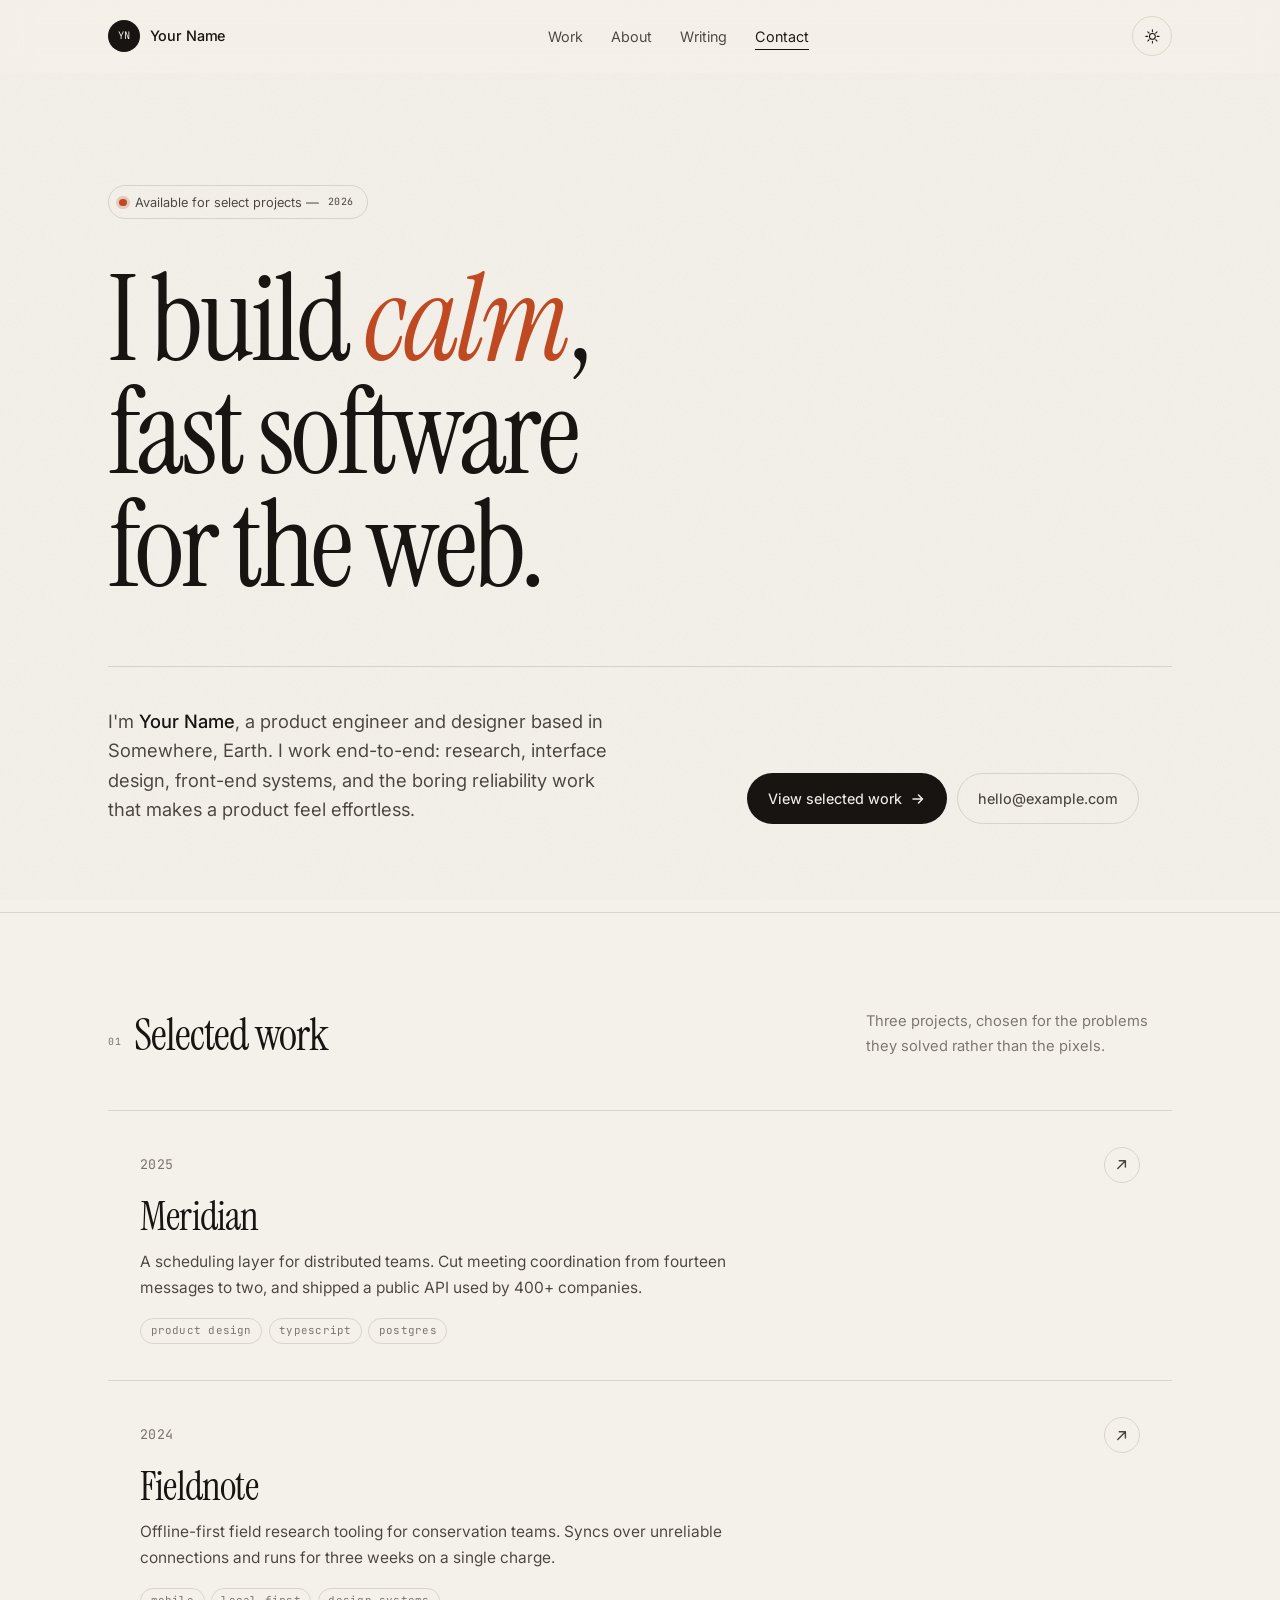
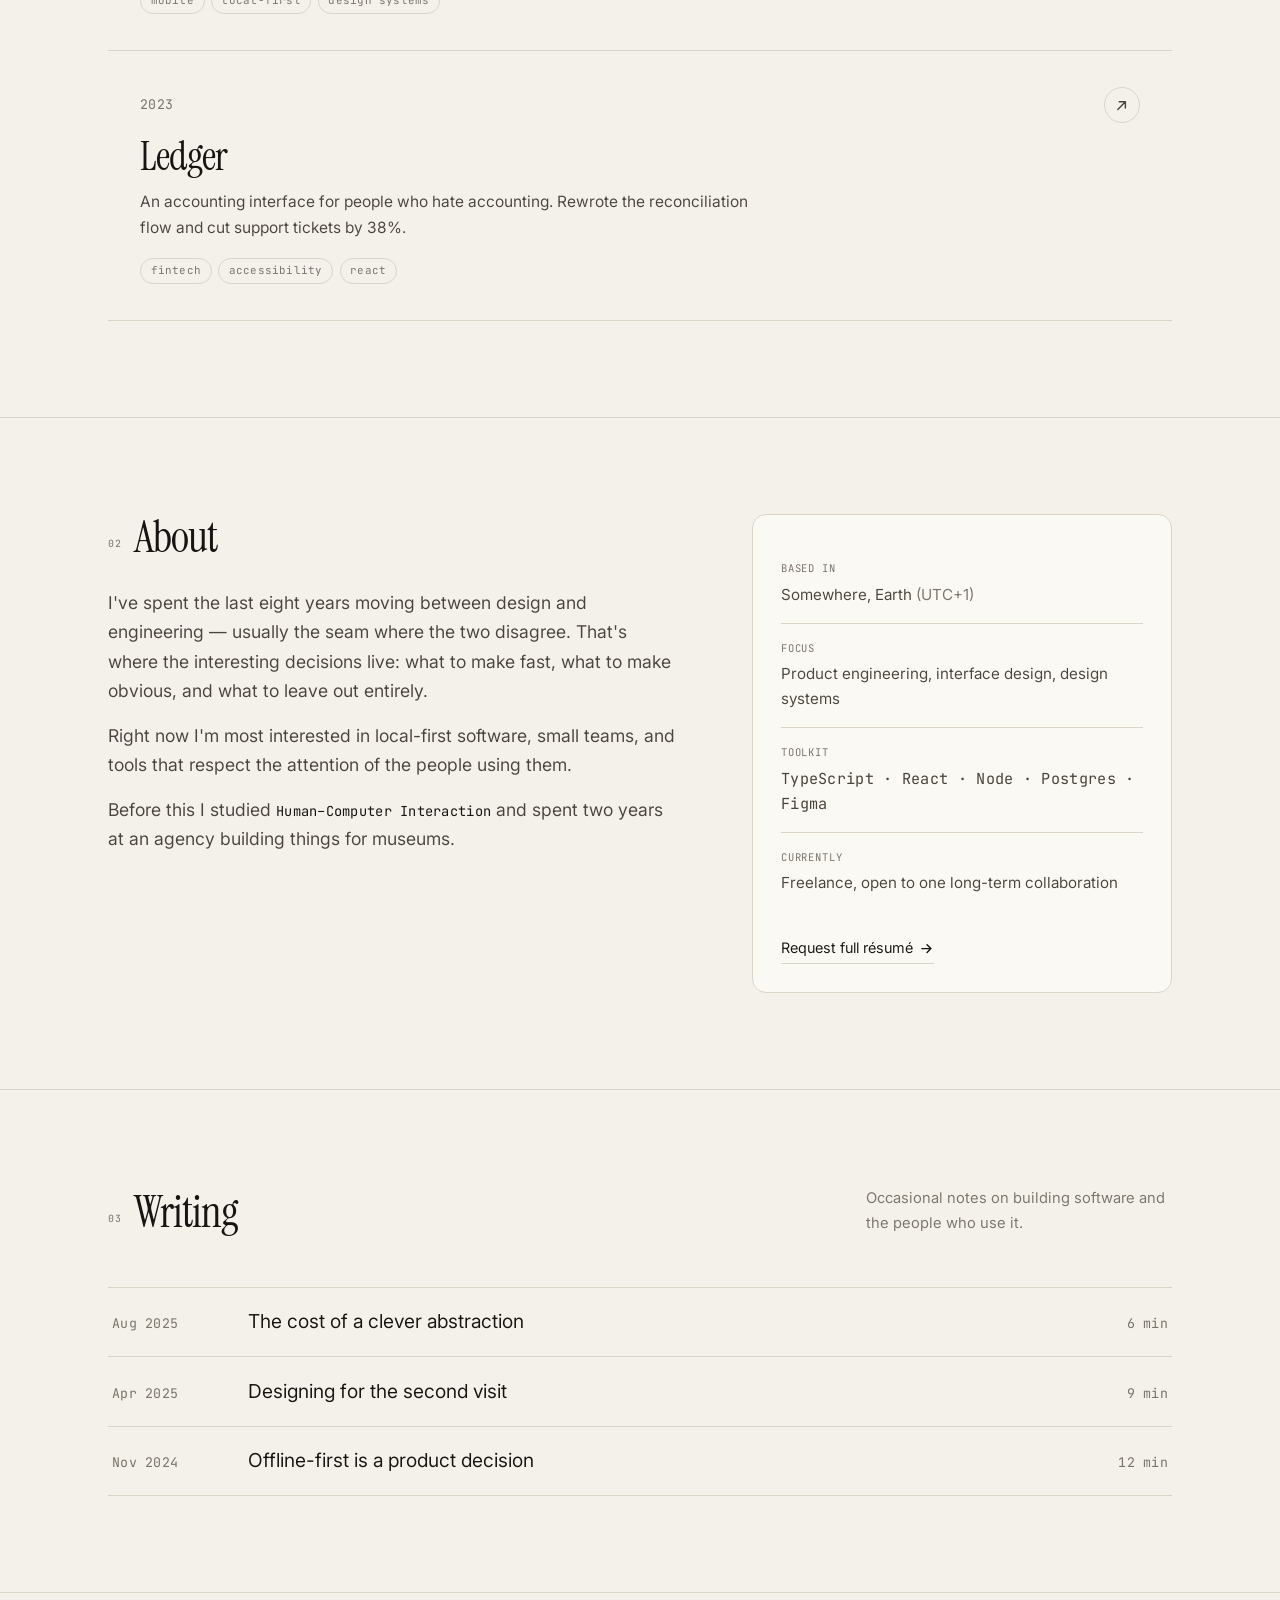
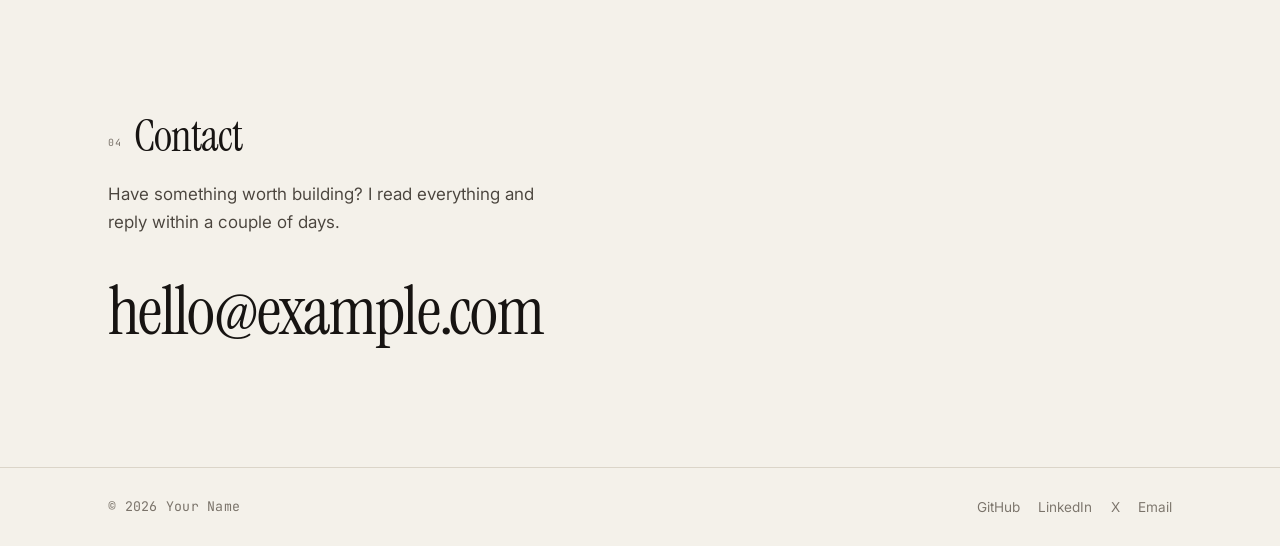
<file: index.html>
<!DOCTYPE html>
<html lang="en" data-theme="light">
<head>
  <meta charset="utf-8" />
  <meta name="viewport" content="width=device-width, initial-scale=1" />
  <title>Your Name — Product Engineer &amp; Designer</title>
  <meta name="description" content="Portfolio of Your Name, a product engineer and designer building fast, thoughtful software for the web." />
  <meta name="theme-color" content="#f4f1ea" />
  <meta name="color-scheme" content="light dark" />

  <meta property="og:type" content="website" />
  <meta property="og:title" content="Your Name — Product Engineer &amp; Designer" />
  <meta property="og:description" content="Portfolio of Your Name, a product engineer and designer building fast, thoughtful software for the web." />
  <meta property="og:image" content="./assets/og.svg" />
  <meta name="twitter:card" content="summary_large_image" />

  <link rel="icon" href="./assets/favicon.svg" type="image/svg+xml" />
  <link rel="preconnect" href="https://fonts.googleapis.com" />
  <link rel="preconnect" href="https://fonts.gstatic.com" crossorigin />
  <link href="https://fonts.googleapis.com/css2?family=Instrument+Serif:ital@0;1&family=Inter:wght@300..700&family=JetBrains+Mono:wght@400;500&display=swap" rel="stylesheet" />

  <link rel="stylesheet" href="./styles.css" />
  <script>
    // Set the theme before first paint to avoid a flash of the wrong palette.
    (function () {
      var stored = null;
      try { stored = localStorage.getItem("theme"); } catch (e) {}
      var prefersDark = window.matchMedia("(prefers-color-scheme: dark)").matches;
      document.documentElement.dataset.theme = stored || (prefersDark ? "dark" : "light");
    })();
  </script>
</head>
<body>
  <a class="skip-link" href="#main">Skip to content</a>

  <div class="grain" aria-hidden="true"></div>

  <header class="site-header">
    <div class="shell header-inner">
      <a class="brand" href="#top" aria-label="Your Name, back to top">
        <span class="brand-mark" aria-hidden="true">YN</span>
        <span class="brand-text">Your Name</span>
      </a>

      <nav class="nav" aria-label="Primary">
        <ul class="nav-list">
          <li><a href="#work">Work</a></li>
          <li><a href="#about">About</a></li>
          <li><a href="#writing">Writing</a></li>
          <li><a href="#contact">Contact</a></li>
        </ul>
      </nav>

      <div class="header-actions">
        <button class="icon-btn" id="theme-toggle" type="button" aria-label="Switch to dark theme" aria-pressed="false">
          <svg class="icon icon-sun" viewBox="0 0 24 24" aria-hidden="true" focusable="false">
            <circle cx="12" cy="12" r="4.2" />
            <path d="M12 2.6v2.6M12 18.8v2.6M2.6 12h2.6M18.8 12h2.6M5.4 5.4l1.9 1.9M16.7 16.7l1.9 1.9M18.6 5.4l-1.9 1.9M7.3 16.7l-1.9 1.9" />
          </svg>
          <svg class="icon icon-moon" viewBox="0 0 24 24" aria-hidden="true" focusable="false">
            <path d="M20.5 14.7A8.6 8.6 0 1 1 9.3 3.5a6.9 6.9 0 0 0 11.2 11.2Z" />
          </svg>
        </button>

        <button class="icon-btn menu-btn" id="menu-toggle" type="button" aria-label="Open menu" aria-expanded="false" aria-controls="mobile-menu">
          <span class="menu-lines" aria-hidden="true"><span></span><span></span></span>
        </button>
      </div>
    </div>

    <div class="mobile-menu" id="mobile-menu" hidden>
      <ul>
        <li><a href="#work">Work</a></li>
        <li><a href="#about">About</a></li>
        <li><a href="#writing">Writing</a></li>
        <li><a href="#contact">Contact</a></li>
      </ul>
    </div>
  </header>

  <main id="main">
    <!-- Hero -->
    <section class="hero" id="top">
      <div class="shell">
        <p class="eyebrow">
          <span class="dot" aria-hidden="true"></span>
          Available for select projects — <span class="mono">2026</span>
        </p>

        <h1 class="display">
          I build <em>calm</em>,<br />
          fast software<br />
          for the&nbsp;web.
        </h1>

        <div class="hero-foot">
          <p class="lede">
            I'm <strong>Your Name</strong>, a product engineer and designer based in
            <span class="nowrap">Somewhere, Earth</span>. I work end-to-end: research, interface
            design, front-end systems, and the boring reliability work that makes a product
            feel effortless.
          </p>

          <div class="hero-cta">
            <a class="btn btn-primary" href="#work">
              View selected work
              <svg viewBox="0 0 16 16" aria-hidden="true"><path d="M3 8h9M8.5 4l4 4-4 4" /></svg>
            </a>
            <a class="btn btn-ghost" href="mailto:hello@example.com">hello@example.com</a>
          </div>
        </div>
      </div>
    </section>

    <!-- Work -->
    <section class="section" id="work" aria-labelledby="work-title">
      <div class="shell">
        <div class="section-head">
          <h2 class="section-title" id="work-title"><span class="num">01</span> Selected work</h2>
          <p class="section-note">Three projects, chosen for the problems they solved rather than the pixels.</p>
        </div>

        <ul class="projects">
          <li class="project" data-reveal>
            <a class="project-link" href="#work">
              <div class="project-top">
                <span class="project-year mono">2025</span>
                <span class="project-arrow" aria-hidden="true">
                  <svg viewBox="0 0 16 16"><path d="M4 12 12 4M5.5 4H12v6.5" /></svg>
                </span>
              </div>
              <h3 class="project-title">Meridian</h3>
              <p class="project-desc">
                A scheduling layer for distributed teams. Cut meeting coordination from
                fourteen messages to two, and shipped a public API used by 400+ companies.
              </p>
              <ul class="tags">
                <li>Product design</li>
                <li>TypeScript</li>
                <li>Postgres</li>
              </ul>
            </a>
          </li>

          <li class="project" data-reveal>
            <a class="project-link" href="#work">
              <div class="project-top">
                <span class="project-year mono">2024</span>
                <span class="project-arrow" aria-hidden="true">
                  <svg viewBox="0 0 16 16"><path d="M4 12 12 4M5.5 4H12v6.5" /></svg>
                </span>
              </div>
              <h3 class="project-title">Fieldnote</h3>
              <p class="project-desc">
                Offline-first field research tooling for conservation teams. Syncs over
                unreliable connections and runs for three weeks on a single charge.
              </p>
              <ul class="tags">
                <li>Mobile</li>
                <li>Local-first</li>
                <li>Design systems</li>
              </ul>
            </a>
          </li>

          <li class="project" data-reveal>
            <a class="project-link" href="#work">
              <div class="project-top">
                <span class="project-year mono">2023</span>
                <span class="project-arrow" aria-hidden="true">
                  <svg viewBox="0 0 16 16"><path d="M4 12 12 4M5.5 4H12v6.5" /></svg>
                </span>
              </div>
              <h3 class="project-title">Ledger</h3>
              <p class="project-desc">
                An accounting interface for people who hate accounting. Rewrote the
                reconciliation flow and cut support tickets by 38%.
              </p>
              <ul class="tags">
                <li>Fintech</li>
                <li>Accessibility</li>
                <li>React</li>
              </ul>
            </a>
          </li>
        </ul>
      </div>
    </section>

    <!-- About -->
    <section class="section" id="about" aria-labelledby="about-title">
      <div class="shell about-grid">
        <div>
          <h2 class="section-title" id="about-title"><span class="num">02</span> About</h2>

          <div class="prose">
            <p>
              I've spent the last eight years moving between design and engineering — usually
              the seam where the two disagree. That's where the interesting decisions live:
              what to make fast, what to make obvious, and what to leave out entirely.
            </p>
            <p>
              Right now I'm most interested in local-first software, small teams, and tools
              that respect the attention of the people using them.
            </p>
            <p>
              Before this I studied <span class="mono">Human–Computer Interaction</span> and
              spent two years at an agency building things for museums.
            </p>
          </div>
        </div>

        <aside class="facts" aria-label="Quick facts">
          <dl>
            <div class="fact">
              <dt>Based in</dt>
              <dd>Somewhere, Earth <span class="muted">(UTC+1)</span></dd>
            </div>
            <div class="fact">
              <dt>Focus</dt>
              <dd>Product engineering, interface design, design systems</dd>
            </div>
            <div class="fact">
              <dt>Toolkit</dt>
              <dd class="mono">TypeScript · React · Node · Postgres · Figma</dd>
            </div>
            <div class="fact">
              <dt>Currently</dt>
              <dd>Freelance, open to one long-term collaboration</dd>
            </div>
          </dl>

          <a class="link-arrow" href="mailto:hello@example.com?subject=R%C3%A9sum%C3%A9%20request">
            Request full résumé
            <svg viewBox="0 0 16 16" aria-hidden="true"><path d="M3 8h9M8.5 4l4 4-4 4" /></svg>
          </a>
        </aside>
      </div>
    </section>

    <!-- Writing -->
    <section class="section" id="writing" aria-labelledby="writing-title">
      <div class="shell">
        <div class="section-head">
          <h2 class="section-title" id="writing-title"><span class="num">03</span> Writing</h2>
          <p class="section-note">Occasional notes on building software and the people who use it.</p>
        </div>

        <ul class="notes">
          <li data-reveal>
            <a href="#writing">
              <span class="mono note-date">Aug 2025</span>
              <span class="note-title">The cost of a clever abstraction</span>
              <span class="mono note-mins">6 min</span>
            </a>
          </li>
          <li data-reveal>
            <a href="#writing">
              <span class="mono note-date">Apr 2025</span>
              <span class="note-title">Designing for the second visit</span>
              <span class="mono note-mins">9 min</span>
            </a>
          </li>
          <li data-reveal>
            <a href="#writing">
              <span class="mono note-date">Nov 2024</span>
              <span class="note-title">Offline-first is a product decision</span>
              <span class="mono note-mins">12 min</span>
            </a>
          </li>
        </ul>
      </div>
    </section>

    <!-- Contact -->
    <section class="section contact" id="contact" aria-labelledby="contact-title">
      <div class="shell">
        <h2 class="section-title" id="contact-title"><span class="num">04</span> Contact</h2>
        <p class="contact-lede">
          Have something worth building? I read everything and reply within a couple of days.
        </p>
        <a class="mega-link" href="mailto:hello@example.com">hello@example.com</a>
      </div>
    </section>
  </main>

  <footer class="site-footer">
    <div class="shell footer-inner">
      <p class="mono">© <span id="year">2026</span> Your Name</p>
      <ul class="socials">
        <li><a href="https://github.com/" rel="me">GitHub</a></li>
        <li><a href="https://www.linkedin.com/" rel="me">LinkedIn</a></li>
        <li><a href="https://x.com/" rel="me">X</a></li>
        <li><a href="mailto:hello@example.com">Email</a></li>
      </ul>
    </div>
  </footer>

  <script src="./script.js" defer></script>
</body>
</html>
</file>
<file: styles.css>
/* ==========================================================================
   Your Name — portfolio
   Single stylesheet. Custom properties drive the light/dark palettes.
   ========================================================================== */

:root {
  --paper: #f4f1ea;
  --paper-raised: #fbf9f4;
  --ink: #171412;
  --ink-soft: #4a443d;
  --ink-muted: #7a736a;
  --line: #dbd5c9;
  --accent: #c14a22;
  --accent-ink: #fff8f4;

  --font-display: "Instrument Serif", "Iowan Old Style", Georgia, serif;
  --font-sans: "Inter", ui-sans-serif, system-ui, -apple-system, "Segoe UI", sans-serif;
  --font-mono: "JetBrains Mono", ui-monospace, SFMono-Regular, Menlo, monospace;

  --shell: 1160px;
  --gutter: clamp(1.25rem, 4vw, 3rem);
  --radius: 14px;
  --ease: cubic-bezier(0.22, 1, 0.36, 1);
}

[data-theme="dark"] {
  --paper: #121110;
  --paper-raised: #1a1817;
  --ink: #f2ede3;
  --ink-soft: #c9c2b6;
  --ink-muted: #8d867b;
  --line: #302c28;
  --accent: #ff7a45;
  --accent-ink: #1a0d06;
}

/* --------------------------------------------------------------- reset */

*,
*::before,
*::after { box-sizing: border-box; }

html {
  -webkit-text-size-adjust: 100%;
  scroll-behavior: smooth;
  scroll-padding-top: 6rem;
}

body {
  margin: 0;
  background: var(--paper);
  color: var(--ink);
  font-family: var(--font-sans);
  font-size: clamp(1rem, 0.97rem + 0.15vw, 1.0625rem);
  line-height: 1.65;
  font-weight: 380;
  -webkit-font-smoothing: antialiased;
  text-rendering: optimizeLegibility;
  overflow-x: hidden;
}

/* Colour changes should feel like a dimmer, not a cut. */
body,
.site-header,
.project,
.icon-btn,
.btn { transition: background-color 0.4s var(--ease), color 0.4s var(--ease), border-color 0.4s var(--ease); }

img, svg { display: block; max-width: 100%; }

a { color: inherit; text-decoration: none; }

ul { margin: 0; padding: 0; list-style: none; }

button { font: inherit; color: inherit; }

h1, h2, h3 { margin: 0; font-weight: 400; letter-spacing: -0.02em; }

p { margin: 0; }

::selection { background: var(--accent); color: var(--accent-ink); }

:focus-visible {
  outline: 2px solid var(--accent);
  outline-offset: 3px;
  border-radius: 4px;
}

/* ------------------------------------------------------------ helpers */

.shell {
  width: 100%;
  max-width: var(--shell);
  margin-inline: auto;
  padding-inline: var(--gutter);
}

.mono {
  font-family: var(--font-mono);
  font-size: 0.78em;
  letter-spacing: 0.02em;
  font-weight: 400;
}

.muted { color: var(--ink-muted); }

.nowrap { white-space: nowrap; }

.skip-link {
  position: absolute;
  left: 1rem;
  top: -100%;
  z-index: 100;
  padding: 0.6rem 1rem;
  background: var(--ink);
  color: var(--paper);
  border-radius: 999px;
}
.skip-link:focus { top: 1rem; }

/* Film-grain overlay: keeps the flat colours from looking like a template. */
.grain {
  position: fixed;
  inset: 0;
  z-index: 1;
  pointer-events: none;
  opacity: 0.32;
  mix-blend-mode: multiply;
  background-image: url("data:image/svg+xml,%3Csvg xmlns='http://www.w3.org/2000/svg' width='180' height='180'%3E%3Cfilter id='n'%3E%3CfeTurbulence type='fractalNoise' baseFrequency='0.85' numOctaves='3' stitchTiles='stitch'/%3E%3CfeColorMatrix type='saturate' values='0'/%3E%3C/filter%3E%3Crect width='180' height='180' filter='url(%23n)' opacity='0.22'/%3E%3C/svg%3E");
}
[data-theme="dark"] .grain { mix-blend-mode: screen; opacity: 0.18; }

/* ------------------------------------------------------------- header */

.site-header {
  position: sticky;
  top: 0;
  z-index: 20;
  background: color-mix(in oklab, var(--paper) 82%, transparent);
  backdrop-filter: blur(14px) saturate(1.4);
  border-bottom: 1px solid transparent;
}
.site-header.is-scrolled { border-bottom-color: var(--line); }

.header-inner {
  display: flex;
  align-items: center;
  justify-content: space-between;
  gap: 1rem;
  min-height: 4.5rem;
}

.brand {
  display: inline-flex;
  align-items: center;
  gap: 0.6rem;
  font-size: 0.9rem;
  letter-spacing: -0.01em;
}

.brand-mark {
  display: grid;
  place-items: center;
  width: 2rem;
  height: 2rem;
  border-radius: 50%;
  background: var(--ink);
  color: var(--paper);
  font-family: var(--font-mono);
  font-size: 0.65rem;
  letter-spacing: 0.04em;
}

.brand-text { font-weight: 500; }

.nav-list {
  display: flex;
  gap: clamp(1rem, 2.2vw, 1.9rem);
  font-size: 0.9rem;
}

.nav-list a {
  position: relative;
  color: var(--ink-soft);
  padding-block: 0.35rem;
}
.nav-list a::after {
  content: "";
  position: absolute;
  left: 0;
  right: 0;
  bottom: 0;
  height: 1px;
  background: currentColor;
  transform: scaleX(0);
  transform-origin: left;
  transition: transform 0.35s var(--ease);
}
.nav-list a:hover,
.nav-list a[aria-current="true"] { color: var(--ink); }
.nav-list a:hover::after,
.nav-list a[aria-current="true"]::after { transform: scaleX(1); }

.header-actions { display: flex; align-items: center; gap: 0.4rem; }

.icon-btn {
  display: grid;
  place-items: center;
  width: 2.5rem;
  height: 2.5rem;
  border: 1px solid var(--line);
  border-radius: 999px;
  background: transparent;
  cursor: pointer;
}
.icon-btn:hover { background: var(--paper-raised); border-color: var(--ink-muted); }

.icon {
  width: 1.05rem;
  height: 1.05rem;
  fill: none;
  stroke: currentColor;
  stroke-width: 1.5;
  stroke-linecap: round;
  stroke-linejoin: round;
}

[data-theme="light"] .icon-moon { display: none; }
[data-theme="dark"] .icon-sun { display: none; }

.menu-btn { display: none; }
.menu-lines { display: grid; gap: 5px; width: 1.05rem; }
.menu-lines span { height: 1.5px; background: currentColor; border-radius: 2px; transition: transform 0.3s var(--ease), opacity 0.3s var(--ease); }
.menu-btn[aria-expanded="true"] .menu-lines span:first-child { transform: translateY(3.25px) rotate(45deg); }
.menu-btn[aria-expanded="true"] .menu-lines span:last-child { transform: translateY(-3.25px) rotate(-45deg); }

.mobile-menu {
  border-top: 1px solid var(--line);
  background: var(--paper);
  padding: 0.5rem var(--gutter) 1.25rem;
}
.mobile-menu ul { display: grid; gap: 0.15rem; }
.mobile-menu a {
  display: block;
  padding: 0.7rem 0;
  font-size: 1.15rem;
  border-bottom: 1px solid var(--line);
}

/* --------------------------------------------------------------- hero */

.hero { padding-block: clamp(3.5rem, 9vw, 7rem) clamp(3rem, 7vw, 5.5rem); }

.eyebrow {
  display: inline-flex;
  align-items: center;
  gap: 0.55rem;
  font-size: 0.8rem;
  color: var(--ink-soft);
  border: 1px solid var(--line);
  border-radius: 999px;
  padding: 0.35rem 0.85rem 0.35rem 0.65rem;
  margin-bottom: clamp(1.75rem, 4vw, 2.75rem);
}

.dot {
  width: 0.45rem;
  height: 0.45rem;
  border-radius: 50%;
  background: var(--accent);
  box-shadow: 0 0 0 3px color-mix(in oklab, var(--accent) 22%, transparent);
  animation: pulse 2.6s ease-in-out infinite;
}
@keyframes pulse {
  50% { box-shadow: 0 0 0 6px color-mix(in oklab, var(--accent) 6%, transparent); }
}

.display {
  font-family: var(--font-display);
  font-size: clamp(3rem, 10vw, 7.5rem);
  line-height: 0.94;
  letter-spacing: -0.03em;
  text-wrap: balance;
  max-width: 16ch;
}
.display em {
  font-style: italic;
  color: var(--accent);
}

.hero-foot {
  display: grid;
  grid-template-columns: minmax(0, 1.15fr) minmax(0, 0.85fr);
  gap: clamp(2rem, 5vw, 4.5rem);
  align-items: end;
  margin-top: clamp(2.5rem, 6vw, 4rem);
  padding-top: clamp(1.75rem, 4vw, 2.5rem);
  border-top: 1px solid var(--line);
}

.lede {
  max-width: 46ch;
  color: var(--ink-soft);
  font-size: clamp(1rem, 0.95rem + 0.3vw, 1.15rem);
  line-height: 1.6;
}
.lede strong { color: var(--ink); font-weight: 500; }

.hero-cta {
  display: flex;
  flex-wrap: wrap;
  gap: 0.65rem;
  justify-content: flex-start;
}

.btn {
  display: inline-flex;
  align-items: center;
  gap: 0.5rem;
  padding: 0.8rem 1.25rem;
  border-radius: 999px;
  font-size: 0.9rem;
  font-weight: 450;
  border: 1px solid transparent;
  transition: transform 0.25s var(--ease), background-color 0.25s var(--ease), border-color 0.25s var(--ease), color 0.25s var(--ease);
}
.btn svg {
  width: 1rem;
  height: 1rem;
  fill: none;
  stroke: currentColor;
  stroke-width: 1.5;
  stroke-linecap: round;
  stroke-linejoin: round;
  transition: transform 0.3s var(--ease);
}
.btn:hover { transform: translateY(-2px); }
.btn:hover svg { transform: translateX(3px); }

.btn-primary { background: var(--ink); color: var(--paper); }
.btn-primary:hover { background: var(--accent); color: var(--accent-ink); }

.btn-ghost { border-color: var(--line); color: var(--ink-soft); }
.btn-ghost:hover { border-color: var(--ink); color: var(--ink); }

/* ------------------------------------------------------------ section */

.section {
  padding-block: clamp(3.5rem, 8vw, 6rem);
  border-top: 1px solid var(--line);
}

.section-head {
  display: grid;
  grid-template-columns: minmax(0, 1fr) minmax(0, 0.8fr);
  gap: 1.5rem 3rem;
  align-items: end;
  margin-bottom: clamp(2rem, 5vw, 3.25rem);
}

.section-title {
  display: flex;
  align-items: baseline;
  gap: 0.75rem;
  font-family: var(--font-display);
  font-size: clamp(1.85rem, 4vw, 2.75rem);
  line-height: 1.05;
}
.section-title .num {
  font-family: var(--font-mono);
  font-size: 0.62rem;
  color: var(--ink-muted);
  letter-spacing: 0.08em;
  transform: translateY(-0.5em);
}

.section-note {
  color: var(--ink-muted);
  font-size: 0.92rem;
  max-width: 34ch;
  justify-self: end;
}

/* ----------------------------------------------------------- projects */

.projects {
  display: grid;
  gap: 1px;
  background: var(--line);
  border-block: 1px solid var(--line);
}

.project { background: var(--paper); }

.project-link {
  display: grid;
  gap: 0.75rem;
  padding: clamp(1.5rem, 3.5vw, 2.25rem) clamp(1.25rem, 3vw, 2rem);
  transition: background-color 0.35s var(--ease);
}
.project-link:hover { background: var(--paper-raised); }

.project-top {
  display: flex;
  align-items: center;
  justify-content: space-between;
}

.project-year { color: var(--ink-muted); }

.project-arrow {
  display: grid;
  place-items: center;
  width: 2.25rem;
  height: 2.25rem;
  border: 1px solid var(--line);
  border-radius: 50%;
  color: var(--ink-soft);
  transition: transform 0.35s var(--ease), background-color 0.35s var(--ease), color 0.35s var(--ease), border-color 0.35s var(--ease);
}
.project-arrow svg {
  width: 0.95rem;
  height: 0.95rem;
  fill: none;
  stroke: currentColor;
  stroke-width: 1.5;
  stroke-linecap: round;
  stroke-linejoin: round;
}
.project-link:hover .project-arrow {
  transform: translate(3px, -3px);
  background: var(--accent);
  border-color: var(--accent);
  color: var(--accent-ink);
}

.project-title {
  font-family: var(--font-display);
  font-size: clamp(1.75rem, 4vw, 2.5rem);
  line-height: 1.05;
}

.project-desc {
  color: var(--ink-soft);
  max-width: 62ch;
  font-size: 0.97rem;
}

.tags {
  display: flex;
  flex-wrap: wrap;
  gap: 0.4rem;
  margin-top: 0.35rem;
}
.tags li {
  font-family: var(--font-mono);
  font-size: 0.68rem;
  text-transform: lowercase;
  letter-spacing: 0.02em;
  color: var(--ink-muted);
  border: 1px solid var(--line);
  border-radius: 999px;
  padding: 0.2rem 0.6rem;
}

/* -------------------------------------------------------------- about */

.about-grid {
  display: grid;
  grid-template-columns: minmax(0, 1.35fr) minmax(0, 1fr);
  gap: clamp(2rem, 6vw, 5rem);
  align-items: start;
}

.about-grid .section-title { margin-bottom: 1.75rem; }

.prose { display: grid; gap: 1rem; max-width: 58ch; color: var(--ink-soft); }
.prose p { font-size: clamp(1rem, 0.96rem + 0.25vw, 1.1rem); }
.prose .mono { color: var(--ink); }

.facts {
  background: var(--paper-raised);
  border: 1px solid var(--line);
  border-radius: var(--radius);
  padding: clamp(1.25rem, 3vw, 1.75rem);
}

.fact + .fact { margin-top: 1rem; padding-top: 1rem; border-top: 1px solid var(--line); }

.fact dt {
  font-family: var(--font-mono);
  font-size: 0.66rem;
  letter-spacing: 0.08em;
  text-transform: uppercase;
  color: var(--ink-muted);
  margin-bottom: 0.25rem;
}
.fact dd { margin: 0; font-size: 0.95rem; color: var(--ink-soft); }

.link-arrow {
  display: inline-flex;
  align-items: center;
  gap: 0.4rem;
  margin-top: 1.5rem;
  font-size: 0.9rem;
  border-bottom: 1px solid var(--line);
  padding-bottom: 0.2rem;
  transition: border-color 0.3s var(--ease), gap 0.3s var(--ease);
}
.link-arrow:hover { border-color: var(--ink); gap: 0.65rem; }
.link-arrow svg {
  width: 0.95rem;
  height: 0.95rem;
  fill: none;
  stroke: currentColor;
  stroke-width: 1.5;
  stroke-linecap: round;
  stroke-linejoin: round;
}

/* ------------------------------------------------------------ writing */

.notes { border-top: 1px solid var(--line); }

.notes a {
  display: grid;
  grid-template-columns: 7.5rem minmax(0, 1fr) 4rem;
  gap: 1rem;
  align-items: baseline;
  padding: 1.15rem 0.25rem;
  border-bottom: 1px solid var(--line);
  transition: background-color 0.3s var(--ease), padding-inline 0.3s var(--ease);
}
.notes a:hover { background: var(--paper-raised); padding-inline: 0.85rem; }

.note-date { color: var(--ink-muted); }
.note-title { font-size: clamp(1rem, 0.95rem + 0.35vw, 1.2rem); }
.note-mins { color: var(--ink-muted); text-align: right; }
.notes a:hover .note-title { color: var(--accent); }

/* ------------------------------------------------------------ contact */

.contact { padding-block: clamp(4rem, 10vw, 7.5rem); }

.contact-lede {
  margin-top: 1.25rem;
  max-width: 42ch;
  color: var(--ink-soft);
}

.mega-link {
  display: inline-block;
  margin-top: clamp(1.5rem, 4vw, 2.5rem);
  font-family: var(--font-display);
  font-size: clamp(1.65rem, 6.5vw, 4.25rem);
  line-height: 1.05;
  letter-spacing: -0.025em;
  overflow-wrap: anywhere;
  background-image: linear-gradient(var(--accent), var(--accent));
  background-repeat: no-repeat;
  background-size: 0% 1px;
  background-position: 0 100%;
  transition: background-size 0.5s var(--ease), color 0.3s var(--ease);
}
.mega-link:hover { background-size: 100% 1px; color: var(--accent); }

/* ------------------------------------------------------------- footer */

.site-footer { border-top: 1px solid var(--line); padding-block: 1.75rem; }

.footer-inner {
  display: flex;
  flex-wrap: wrap;
  gap: 1rem;
  align-items: center;
  justify-content: space-between;
  color: var(--ink-muted);
}

.socials { display: flex; flex-wrap: wrap; gap: 1.15rem; font-size: 0.85rem; }
.socials a { transition: color 0.25s var(--ease); }
.socials a:hover { color: var(--ink); }

/* --------------------------------------------------------- responsive */

@media (max-width: 860px) {
  .nav { display: none; }
  .menu-btn { display: grid; }

  .hero-foot,
  .section-head,
  .about-grid { grid-template-columns: minmax(0, 1fr); }

  .section-note { justify-self: start; }

  .notes a { grid-template-columns: minmax(0, 1fr) auto; }
  .note-date { grid-column: 1 / -1; }
}

@media (max-width: 520px) {
  .display { font-size: clamp(2.75rem, 13vw, 4rem); }
  .eyebrow { font-size: 0.72rem; }
  .btn { padding: 0.7rem 1.05rem; font-size: 0.85rem; }
  .brand-text { display: none; }
}

/* ----------------------------------------------------- motion / print */

[data-reveal] {
  opacity: 0;
  transform: translateY(14px);
  transition: opacity 0.7s var(--ease), transform 0.7s var(--ease);
}
[data-reveal].is-visible { opacity: 1; transform: none; }

@media (prefers-reduced-motion: reduce) {
  html { scroll-behavior: auto; }
  *,
  *::before,
  *::after {
    animation-duration: 0.01ms !important;
    animation-iteration-count: 1 !important;
    transition-duration: 0.01ms !important;
  }
  [data-reveal] { opacity: 1; transform: none; }
}

@media print {
  .site-header, .grain, .hero-cta, .mobile-menu { display: none !important; }
  body { background: #fff; color: #000; }
  .section { break-inside: avoid; }
}
</file>
